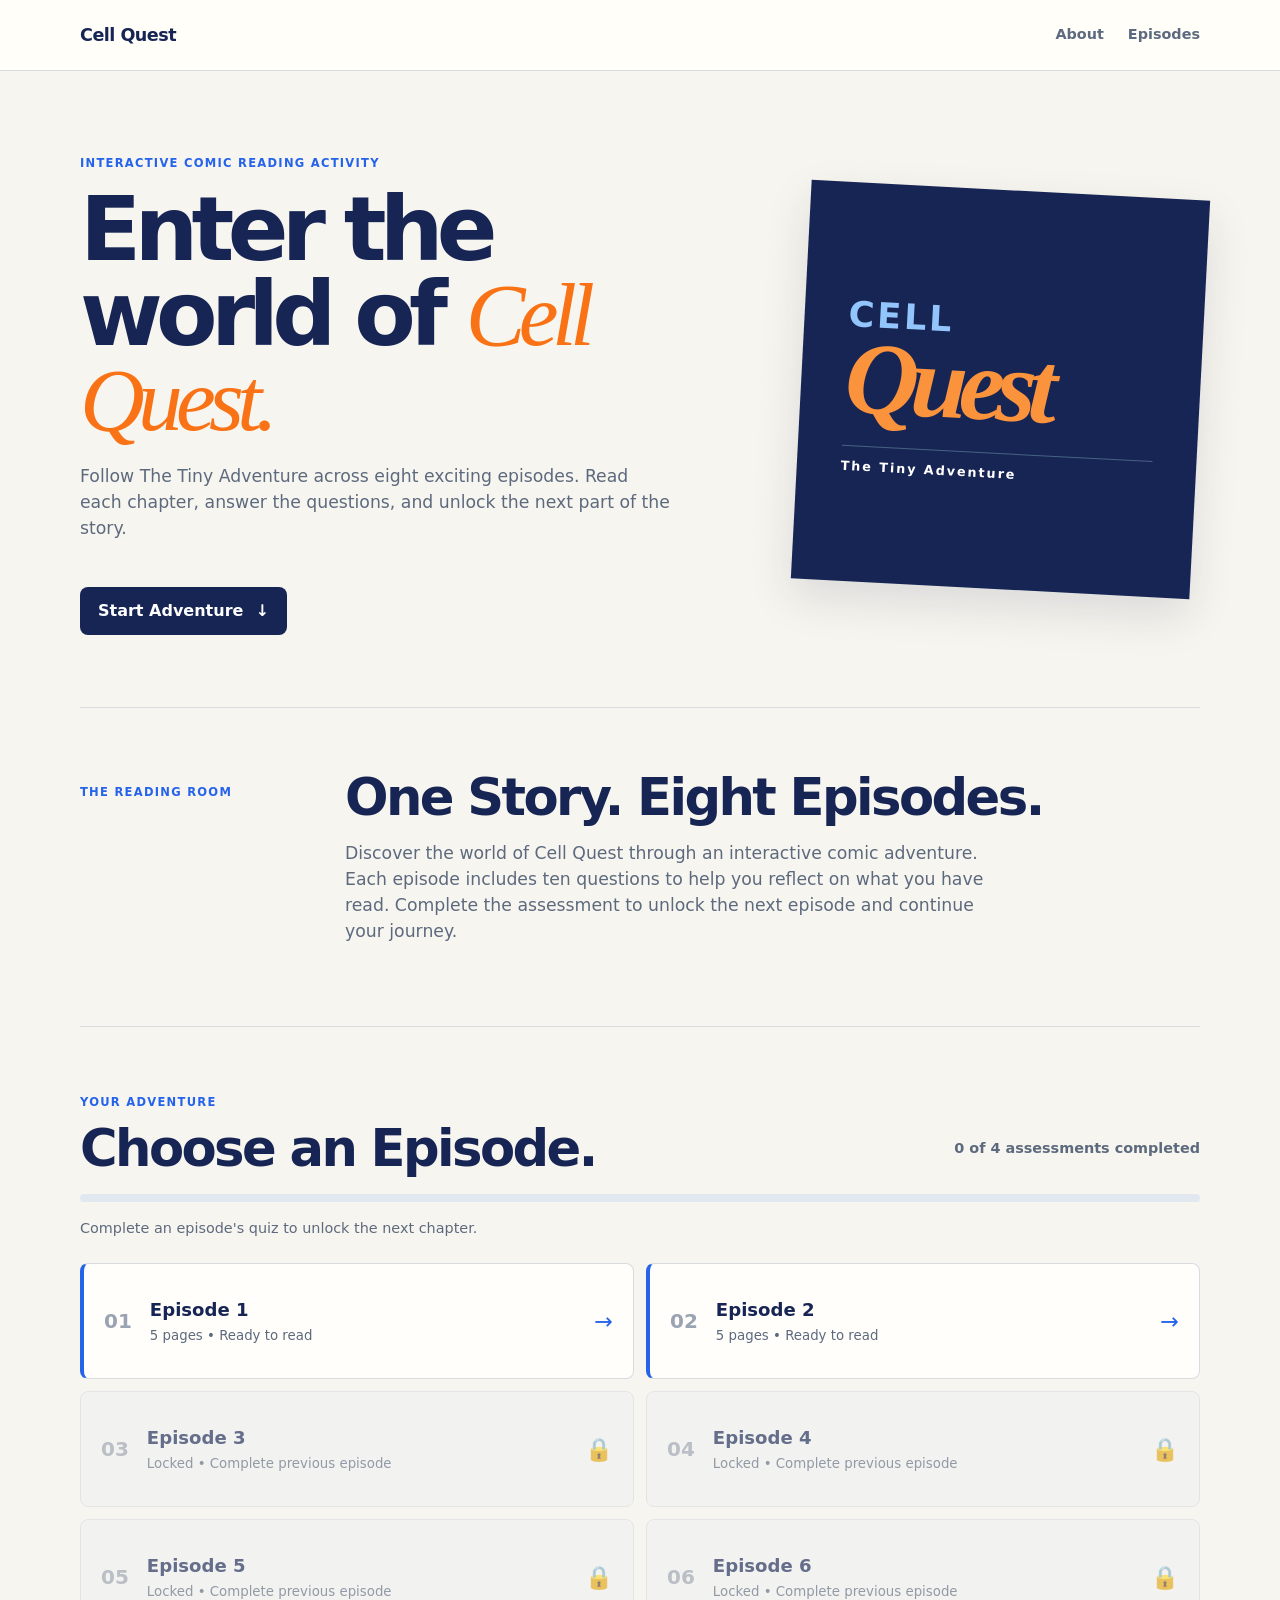
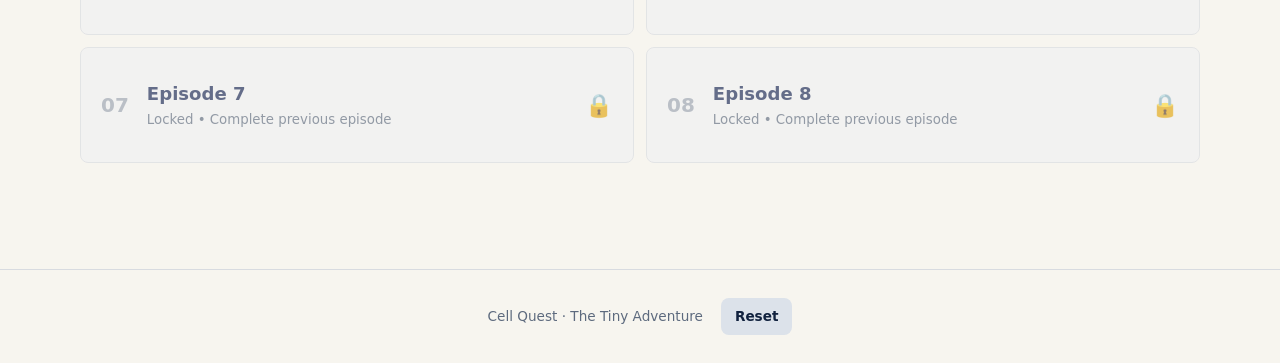
<file: index.html>
<!doctype html>
<html lang="en">
  <head>
    <meta charset="UTF-8" />
    <meta name="viewport" content="width=device-width, initial-scale=1.0" />
    <meta name="theme-color" content="#172554" />

    <title>Cell Quest | The Tiny Adventure</title>

    <link rel="stylesheet" href="css/comic-quiz.css" />
  </head>

  <body class="home-page">
    <header class="site-header">
      <div class="header-inner">
        <a class="brand" href="#home"> Cell Quest </a>

        <nav class="site-nav" aria-label="Primary navigation">
          <a href="#about">About</a>
          <a href="#episodes">Episodes</a>
        </nav>
      </div>
    </header>

    <main id="home">
      <!-- HERO -->
      <section class="hero">
        <div class="hero-copy">
          <p class="eyebrow">Interactive Comic Reading Activity</p>

          <h1>
            Enter the world of
            <em>Cell Quest.</em>
          </h1>

          <p class="hero-text">
            Follow The Tiny Adventure across eight exciting episodes. Read each
            chapter, answer the questions, and unlock the next part of the
            story.
          </p>

          <a class="primary-action" href="#episodes">
            Start Adventure
            <span aria-hidden="true">↓</span>
          </a>
        </div>

        <div class="hero-mark" aria-hidden="true">
          <span>Cell</span>
          <strong>Quest</strong>
          <i>The Tiny Adventure</i>
        </div>
      </section>

      <!-- ABOUT -->
      <section class="about" id="about" aria-labelledby="about-title">
        <p class="eyebrow">The Reading Room</p>

        <div>
          <h2 id="about-title">One Story. Eight Episodes.</h2>

          <p>
            Discover the world of Cell Quest through an interactive comic
            adventure. Each episode includes ten questions to help you reflect
            on what you have read. Complete the assessment to unlock the next
            episode and continue your journey.
          </p>
        </div>
      </section>

      <!-- EPISODES -->
      <section
        class="episode-section"
        id="episodes"
        aria-labelledby="episodes-title"
      >
        <div class="section-heading">
          <div>
            <p class="eyebrow">Your Adventure</p>

            <h2 id="episodes-title">Choose an Episode.</h2>
          </div>

          <p id="progressLabel" class="progress-label" aria-live="polite">
            Loading progress...
          </p>
        </div>

        <div class="progress-track" aria-hidden="true">
          <div id="progressFill" class="progress-fill"></div>
        </div>

        <p class="episode-help">
          Complete an episode's quiz to unlock the next chapter.
        </p>

        <ol
          class="episode-grid"
          id="episodeGrid"
          aria-label="Cell Quest episodes"
        ></ol>

        <p id="storageWarning" class="storage-warning" role="status" hidden></p>
      </section>
    </main>

    <footer class="site-footer">
      <span>Cell Quest · The Tiny Adventure</span>
      <button id="resetProgress" class="button-secondary" type="button">
        Reset
      </button>
    </footer>

    <script src="js/app-config.js"></script>
    <script src="js/app.js"></script>
  </body>
</html>
</file>
<file: css/comic-quiz.css>
/* ========================================
   GLOBAL VARIABLES
======================================== */

:root {
    --ink: #10213e;
    --muted: #5d6a7e;
    --paper: #f7f5ef;
    --surface: #fffefa;
    --line: #d8dbe0;

    --navy: #172554;
    --blue: #2563eb;
    --orange: #f97316;

    --green: #16a34a;
    --red: #dc2626;

    --shadow: 0 18px 45px rgba(16, 33, 62, 0.12);
}

* {
    box-sizing: border-box;
}

html {
    scroll-behavior: smooth;
}

body {
    min-height: 100vh;
    margin: 0;
    background: var(--paper);
    color: var(--ink);
    font-family: Inter, ui-sans-serif, system-ui,
        -apple-system, BlinkMacSystemFont,
        "Segoe UI", sans-serif;
    line-height: 1.5;
}

[hidden] {
    display: none !important;
}

a {
    color: inherit;
}

button {
    font: inherit;
}

button,
a {
    -webkit-tap-highlight-color: transparent;
}

button:focus-visible,
a:focus-visible {
    outline: 3px solid #93c5fd;
    outline-offset: 3px;
}

.eyebrow {
    color: var(--blue);
    font-size: 0.72rem;
    font-weight: 850;
    letter-spacing: 0.11em;
    text-transform: uppercase;
}

.primary-action,
.button-secondary {
    display: inline-flex;
    align-items: center;
    justify-content: center;
    gap: 12px;
    padding: 12px 18px;
    border: 0;
    border-radius: 8px;
    font-weight: 800;
    text-decoration: none;
    cursor: pointer;
    transition: background 0.2s, transform 0.2s;
}

.primary-action {
    background: var(--navy);
    color: #ffffff;
}

.primary-action:hover {
    background: var(--blue);
}

.button-secondary {
    background: #dce2ea;
    color: var(--ink);
}

.button-secondary:hover {
    background: #cbd5e1;
}

.is-disabled {
    opacity: 0.45;
    cursor: not-allowed;
    pointer-events: none;
}

/* ========================================
   LANDING PAGE HEADER
======================================== */

.site-header {
    position: sticky;
    top: 0;
    z-index: 20;
    background: rgba(255, 254, 250, 0.93);
    backdrop-filter: blur(12px);
    border-bottom: 1px solid var(--line);
}

.header-inner,
.hero,
.about,
.episode-section {
    width: min(1120px, calc(100% - 40px));
    margin-inline: auto;
}

.header-inner {
    min-height: 70px;
    display: flex;
    align-items: center;
    justify-content: space-between;
}

.brand {
    color: var(--navy);
    font-size: 1.1rem;
    font-weight: 900;
    letter-spacing: -0.03em;
    text-decoration: none;
}

.site-nav {
    display: flex;
    align-items: center;
    gap: 24px;
}

.site-nav a,
.text-action {
    color: var(--muted);
    font-size: 0.9rem;
    font-weight: 750;
    text-decoration: none;
}

.site-nav a:hover,
.text-action:hover {
    color: var(--blue);
}

/* ========================================
   HERO
======================================== */

.hero {
    min-height: 535px;
    display: grid;
    grid-template-columns: 1.25fr 0.75fr;
    align-items: center;
    gap: 56px;
    padding: 72px 0;
}

.hero h1 {
    max-width: 680px;
    margin: 15px 0 22px;
    color: var(--navy);
    font-size: clamp(3.2rem, 7vw, 6.6rem);
    letter-spacing: -0.075em;
    line-height: 0.95;
}

.hero h1 em {
    color: var(--orange);
    font-family: Georgia, serif;
    font-weight: 400;
}

.hero-text {
    max-width: 590px;
    color: var(--muted);
    font-size: 1.08rem;
}

.hero .primary-action {
    margin-top: 28px;
}

.hero-mark {
    aspect-ratio: 1;
    display: flex;
    flex-direction: column;
    justify-content: center;
    padding: 11%;
    background: var(--navy);
    color: #ffffff;
    box-shadow: var(--shadow);
    transform: rotate(3deg);
}

.hero-mark span {
    color: #93c5fd;
    font-weight: 800;
    font-size: clamp(1.3rem, 3vw, 2.2rem);
    letter-spacing: 0.08em;
    text-transform: uppercase;
}

.hero-mark strong {
    color: #fb923c;
    font-family: Georgia, serif;
    font-size: clamp(3.7rem, 8vw, 7rem);
    font-style: italic;
    line-height: 0.75;
    letter-spacing: -0.08em;
}

.hero-mark i {
    margin-top: 28px;
    padding-top: 10px;
    border-top: 1px solid #476283;
    font-style: normal;
    font-size: 0.8rem;
    font-weight: 800;
    letter-spacing: 0.15em;
}

/* ========================================
   ABOUT
======================================== */

.about {
    display: grid;
    grid-template-columns: 220px 1fr;
    gap: 45px;
    padding: 64px 0;
    border-top: 1px solid var(--line);
}

.about h2 {
    margin: 0 0 18px;
    color: var(--navy);
    font-size: clamp(2rem, 4vw, 3.5rem);
    letter-spacing: -0.05em;
    line-height: 1;
}

.about p:last-child {
    max-width: 650px;
    color: var(--muted);
    font-size: 1.08rem;
}

/* ========================================
   EPISODE GRID
======================================== */

.episode-section {
    padding: 55px 0 90px;
    border-top: 1px solid var(--line);
    scroll-margin-top: 85px;
}

.section-heading {
    display: flex;
    justify-content: space-between;
    align-items: end;
    gap: 20px;
    margin-bottom: 20px;
}

.section-heading h2 {
    margin: 8px 0 0;
    color: var(--navy);
    font-size: clamp(2rem, 4vw, 3.5rem);
    letter-spacing: -0.05em;
    line-height: 1;
}

.progress-label {
    color: var(--muted);
    font-size: 0.9rem;
    font-weight: 750;
}

.progress-track {
    width: 100%;
    height: 8px;
    overflow: hidden;
    background: #e2e8f0;
    border-radius: 100px;
}

.progress-fill {
    width: 0%;
    height: 100%;
    background: var(--green);
    border-radius: 100px;
    transition: width 0.3s ease;
}

.episode-help {
    margin: 16px 0 24px;
    color: var(--muted);
    font-size: 0.9rem;
}

.episode-grid {
    display: grid;
    grid-template-columns: repeat(2, minmax(0, 1fr));
    gap: 12px;
    padding: 0;
    list-style: none;
}

.episode-card {
    display: flex;
    align-items: center;
    gap: 18px;
    min-height: 116px;
    padding: 20px;
    background: var(--surface);
    border: 1px solid var(--line);
    border-radius: 8px;
    text-decoration: none;
    transition:
        transform 0.2s,
        box-shadow 0.2s,
        border-color 0.2s;
}

a.episode-card:hover {
    border-color: var(--blue);
    box-shadow: var(--shadow);
    transform: translateY(-3px);
}

.episode-number {
    color: #9aa3b1;
    font-size: 1.25rem;
    font-weight: 850;
}

.episode-card-copy {
    display: grid;
    flex: 1;
    gap: 3px;
}

.episode-card-copy strong {
    color: var(--navy);
    font-size: 1.13rem;
}

.episode-card-copy small {
    color: var(--muted);
}

.episode-arrow {
    color: var(--blue);
    font-size: 1.4rem;
}

.episode-card.is-available {
    border-left: 4px solid var(--blue);
}

.episode-card.is-completed {
    border-left: 4px solid var(--green);
}

.episode-card.is-completed small {
    color: #15803d;
    font-weight: 750;
}

.episode-card.is-locked {
    background: #f0f1f3;
    opacity: 0.65;
    cursor: not-allowed;
}

.episode-card.is-locked .episode-arrow {
    color: #64748b;
}

.storage-warning {
    margin-top: 20px;
    padding: 14px 16px;
    border: 1px solid #fdba74;
    border-radius: 8px;
    background: #fff7ed;
    color: #9a3412;
    font-size: 0.88rem;
}

/* ========================================
   FOOTER
======================================== */

.site-footer {
    display: flex;
    align-items: center;
    justify-content: center;
    gap: 18px;
    padding: 28px 20px;
    border-top: 1px solid var(--line);
    color: var(--muted);
    font-size: 0.85rem;
    text-align: center;
}

.site-footer .button-secondary {
    padding: 8px 14px;
    font-size: 0.85rem;
}

/* ========================================
   READER HEADER
======================================== */

.reader-page {
    background: #edf0f5;
}

.reader-header {
    position: sticky;
    top: 0;
    z-index: 20;
    display: flex;
    justify-content: space-between;
    align-items: center;
    height: 64px;
    padding: 0 28px;
    background: var(--surface);
    border-bottom: 1px solid var(--line);
    transition: transform 0.24s ease;
}

.reader-header.nav-hidden {
    transform: translateY(-100%);
}

.reader-header .brand span {
    margin-left: 6px;
    color: var(--orange);
    font-family: Georgia, serif;
    font-size: 0.9rem;
    font-style: italic;
    font-weight: 400;
}

.reader-progress {
    color: var(--muted);
    font-size: 0.85rem;
    font-weight: 800;
}

/* ========================================
   READER LAYOUT
======================================== */

.reader-layout {
    display: grid;
    grid-template-columns: 230px minmax(0, 1fr);
    max-width: 1600px;
    min-height: calc(100vh - 64px);
    margin: auto;
}

.episode-sidebar {
    position: sticky;
    top: 64px;
    align-self: start;
    height: calc(100vh - 64px);
    overflow-y: auto;
    padding: 28px 16px;
    background: var(--surface);
    border-right: 1px solid var(--line);
}

.reader-header-hidden .episode-sidebar {
    top: 0;
    height: 100vh;
}

.episode-nav {
    display: grid;
    gap: 4px;
    margin-top: 14px;
    padding: 0;
    list-style: none;
}

.episode-nav a,
.episode-nav .episode-nav-locked {
    display: flex;
    align-items: center;
    gap: 11px;
    padding: 10px;
    border-radius: 6px;
    color: var(--muted);
    font-size: 0.9rem;
    font-weight: 700;
    text-decoration: none;
}

.episode-nav a span,
.episode-nav .episode-nav-locked span {
    color: #9aa3b1;
    font-size: 0.75rem;
}

.episode-nav a:hover,
.episode-nav a.is-active {
    background: #e9efff;
    color: var(--blue);
}

.episode-nav a.is-completed:not(.is-active) {
    color: #15803d;
}

.episode-nav .episode-nav-locked {
    color: #9aa3b1;
    opacity: 0.6;
    cursor: not-allowed;
}

.reader-content {
    width: 100%;
    max-width: 980px;
    margin: 0 auto;
    padding: 35px;
}

.reader-title-row {
    display: flex;
    justify-content: space-between;
    align-items: center;
    gap: 20px;
    margin-bottom: 24px;
}

.reader-title-row h1 {
    margin: 6px 0 0;
    color: var(--navy);
    font-size: clamp(2rem, 4vw, 3.2rem);
    letter-spacing: -0.06em;
    line-height: 1;
}

.reader-actions {
    display: flex;
    align-items: center;
    gap: 18px;
}

.reader-mode-toggle {
    padding: 9px 12px;
    background: transparent;
    border: 1px solid var(--line);
    border-radius: 6px;
    color: var(--ink);
    font-size: 0.85rem;
    font-weight: 800;
    cursor: pointer;
}

.reader-mode-toggle:hover {
    border-color: var(--blue);
    color: var(--blue);
}

/* ========================================
   COMIC PAGES
======================================== */

.comic-pages {
    display: grid;
    gap: 0;
}

.comic-page {
    width: 100%;
    margin: 0;
    background: white;
}

.comic-page img {
    display: block;
    width: 100%;
    height: auto;
}

.title-page {
    box-shadow: var(--shadow);
}

.episode-controls {
    display: flex;
    justify-content: space-between;
    gap: 12px;
    margin-top: 30px;
}

/* ========================================
   QUIZ PANEL
======================================== */

.quiz-panel {
    margin-top: 44px;
    padding: 34px;
    background: var(--surface);
    border: 1px solid var(--line);
    border-radius: 14px;
    box-shadow: var(--shadow);
}

.quiz-heading {
    margin-bottom: 25px;
}

.quiz-heading h2 {
    margin: 8px 0 12px;
    color: var(--navy);
    font-size: clamp(1.9rem, 4vw, 2.5rem);
    letter-spacing: -0.04em;
}

.quiz-type-badge {
    display: inline-block;
    padding: 6px 12px;
    border-radius: 100px;
    background: #dbeafe;
    color: #1d4ed8;
    font-size: 0.78rem;
    font-weight: 850;
}

.quiz-description {
    max-width: 680px;
    margin-top: 15px;
    color: var(--muted);
    font-size: 0.95rem;
}

.quiz-status {
    margin: 0 0 20px;
    padding: 13px 16px;
    border: 1px solid #bfdbfe;
    border-radius: 8px;
    background: #eff6ff;
    color: #1e40af;
    font-size: 0.9rem;
    font-weight: 650;
}

.quiz-status.is-error {
    border-color: #fecaca;
    background: #fef2f2;
    color: #b91c1c;
}

.quiz-status.is-success {
    border-color: #bbf7d0;
    background: #f0fdf4;
    color: #15803d;
}

/* ========================================
   MULTIPLE CHOICE / TRUE OR FALSE
======================================== */

.quiz-question {
    min-width: 0;
    margin: 0 0 18px;
    padding: 20px;
    background: #ffffff;
    border: 1px solid var(--line);
    border-radius: 10px;
}

.quiz-question legend {
    padding: 0 5px;
    color: var(--navy);
    font-size: 1rem;
    font-weight: 800;
}

.quiz-options {
    display: grid;
    gap: 10px;
    padding-top: 8px;
}

.quiz-choice {
    display: flex;
    align-items: center;
    gap: 12px;
    padding: 13px 15px;
    background: #f8fafc;
    border: 1px solid var(--line);
    border-radius: 8px;
    cursor: pointer;
    transition: background 0.2s, border-color 0.2s;
}

.quiz-choice:hover {
    background: #eff6ff;
    border-color: var(--blue);
}

.quiz-choice:has(input:checked) {
    background: #dbeafe;
    border-color: var(--blue);
}

.quiz-choice:has(input:focus-visible) {
    outline: 3px solid #93c5fd;
    outline-offset: 2px;
}

.quiz-choice input {
    flex-shrink: 0;
    width: 17px;
    height: 17px;
    margin: 0;
    accent-color: var(--blue);
    cursor: pointer;
}

.quiz-choice span {
    font-size: 0.94rem;
    font-weight: 600;
    overflow-wrap: anywhere;
}

/* ========================================
   MATCHING TYPE
======================================== */

.match-instructions {
    margin-bottom: 18px;
    padding: 14px 16px;
    background: #eff6ff;
    border-radius: 8px;
    color: #1e40af;
    font-size: 0.9rem;
    font-weight: 650;
}

.matching-board {
    position: relative;
    display: grid;
    grid-template-columns: minmax(0, 1fr) minmax(0, 1fr);
    align-items: start;
    gap: 44px;
}

.match-column {
    display: grid;
    gap: 12px;
    min-width: 0;
}

.match-column h3 {
    margin: 0 0 5px;
    color: var(--navy);
    font-size: 0.9rem;
}

.match-button {
    position: relative;
    z-index: 2;
    display: flex;
    flex-direction: column;
    align-items: flex-start;
    gap: 7px;
    width: 100%;
    min-height: 94px;
    padding: 13px;
    background: #ffffff;
    color: var(--ink);
    border: 2px solid var(--line);
    border-radius: 9px;
    text-align: left;
    cursor: pointer;
    transition:
        border-color 0.2s,
        background 0.2s;
}

.match-button:hover {
    border-color: var(--blue);
    background: #eff6ff;
}

.match-button.is-paired {
    border-color: var(--green);
    background: #f0fdf4;
}

.match-button.is-selected,
.match-button.is-paired.is-selected {
    border-color: var(--orange);
    background: #fff7ed;
}

.match-marker {
    color: var(--blue);
    font-size: 0.8rem;
    font-weight: 900;
}

.match-content {
    width: 100%;
    font-size: 0.9rem;
    font-weight: 700;
    overflow-wrap: anywhere;
}

.match-label {
    color: var(--muted);
    font-size: 0.72rem;
    font-weight: 750;
}

.match-button.is-paired .match-label {
    color: #15803d;
}

.match-button.is-selected .match-label {
    color: #c2410c;
}

.match-lines {
    position: absolute;
    inset: 0;
    z-index: 1;
    width: 100%;
    height: 100%;
    overflow: visible;
    pointer-events: none;
}

.match-lines line {
    stroke: var(--green);
    stroke-width: 3;
    stroke-linecap: round;
}

/* ========================================
   QUIZ RESULTS
======================================== */

.quiz-footer {
    display: flex;
    flex-direction: column;
    align-items: flex-start;
    gap: 15px;
    margin-top: 24px;
    padding-top: 20px;
    border-top: 1px solid var(--line);
}

.quiz-submit {
    font-size: 0.95rem;
}

.quiz-result {
    color: #15803d;
    font-size: 1rem;
    font-weight: 800;
}

.quiz-result.is-error {
    color: var(--red);
}

/* ========================================
   FOCUS READER
======================================== */

.focus-reader .episode-sidebar {
    display: none;
}

.focus-reader .reader-layout {
    display: block;
    max-width: none;
}

.focus-reader .reader-content {
    max-width: none;
    padding: 0;
}

.focus-reader .reader-title-row {
    position: sticky;
    top: 64px;
    z-index: 10;
    margin: 0;
    padding: 16px 28px;
    background: rgba(247, 245, 239, 0.95);
}

.focus-reader.reader-header-hidden .reader-title-row {
    top: 0;
}

.focus-reader .reader-title-row h1 {
    font-size: 1.5rem;
}

.focus-reader .comic-page {
    max-width: 1600px;
    margin: auto;
}

.focus-reader .quiz-panel {
    max-width: 980px;
    margin-inline: auto;
}

.focus-reader .episode-controls {
    max-width: 980px;
    margin: 30px auto;
    padding: 0 24px;
}

.focus-reader .storage-warning {
    max-width: 980px;
    margin: 20px auto;
}

/* ========================================
   RESPONSIVE
======================================== */

@media (max-width: 700px) {

    .header-inner,
    .hero,
    .about,
    .episode-section {
        width: min(1120px, calc(100% - 28px));
    }

    .hero {
        grid-template-columns: 1fr;
        min-height: 0;
        gap: 35px;
        padding: 48px 0;
    }

    .hero-mark {
        max-width: 330px;
    }

    .about {
        display: block;
        padding: 45px 0;
    }

    .about .eyebrow {
        margin-bottom: 15px;
    }

    .episode-grid {
        grid-template-columns: 1fr;
    }

    .section-heading {
        display: grid;
        align-items: start;
    }

    .reader-header {
        padding: 0 16px;
    }

    .reader-header .brand span {
        display: none;
    }

    .reader-layout {
        display: block;
    }

    .episode-sidebar {
        position: sticky;
        top: 64px;
        z-index: 15;
        height: auto;
        overflow-x: auto;
        overflow-y: hidden;
        padding: 12px 16px;
        border-right: 0;
        border-bottom: 1px solid var(--line);
    }

    .reader-header-hidden .episode-sidebar {
        top: 0;
        height: auto;
    }

    .episode-sidebar .eyebrow {
        display: none;
    }

    .episode-nav {
        display: flex;
        width: max-content;
        margin: 0;
    }

    .episode-nav a,
    .episode-nav .episode-nav-locked {
        padding: 8px 10px;
        border: 1px solid var(--line);
    }

    .reader-content {
        padding: 25px 14px;
    }

    .reader-title-row {
        align-items: flex-start;
    }

    .reader-actions .text-action {
        display: none;
    }

    .quiz-panel {
        margin-top: 28px;
        padding: 20px 14px;
        border-radius: 10px;
    }

    .quiz-question {
        padding: 15px;
    }

    .matching-board {
        gap: 18px;
    }

    .match-button {
        min-height: 100px;
        padding: 9px;
    }

    .match-content {
        font-size: 0.78rem;
    }

    .match-marker,
    .match-label {
        font-size: 0.68rem;
    }

    .episode-controls a {
        flex: 1;
        padding: 10px;
        font-size: 0.82rem;
        text-align: center;
    }

    .focus-reader .reader-title-row {
        padding: 12px 16px;
    }

    .focus-reader .reader-title-row .eyebrow {
        display: none;
    }

    .focus-reader .quiz-panel {
        margin-inline: 14px;
    }

}

@media (prefers-reduced-motion: reduce) {
    html {
        scroll-behavior: auto;
    }

    *,
    *::before,
    *::after {
        transition-duration: 0.01ms !important;
        animation-duration: 0.01ms !important;
    }
}
</file>
